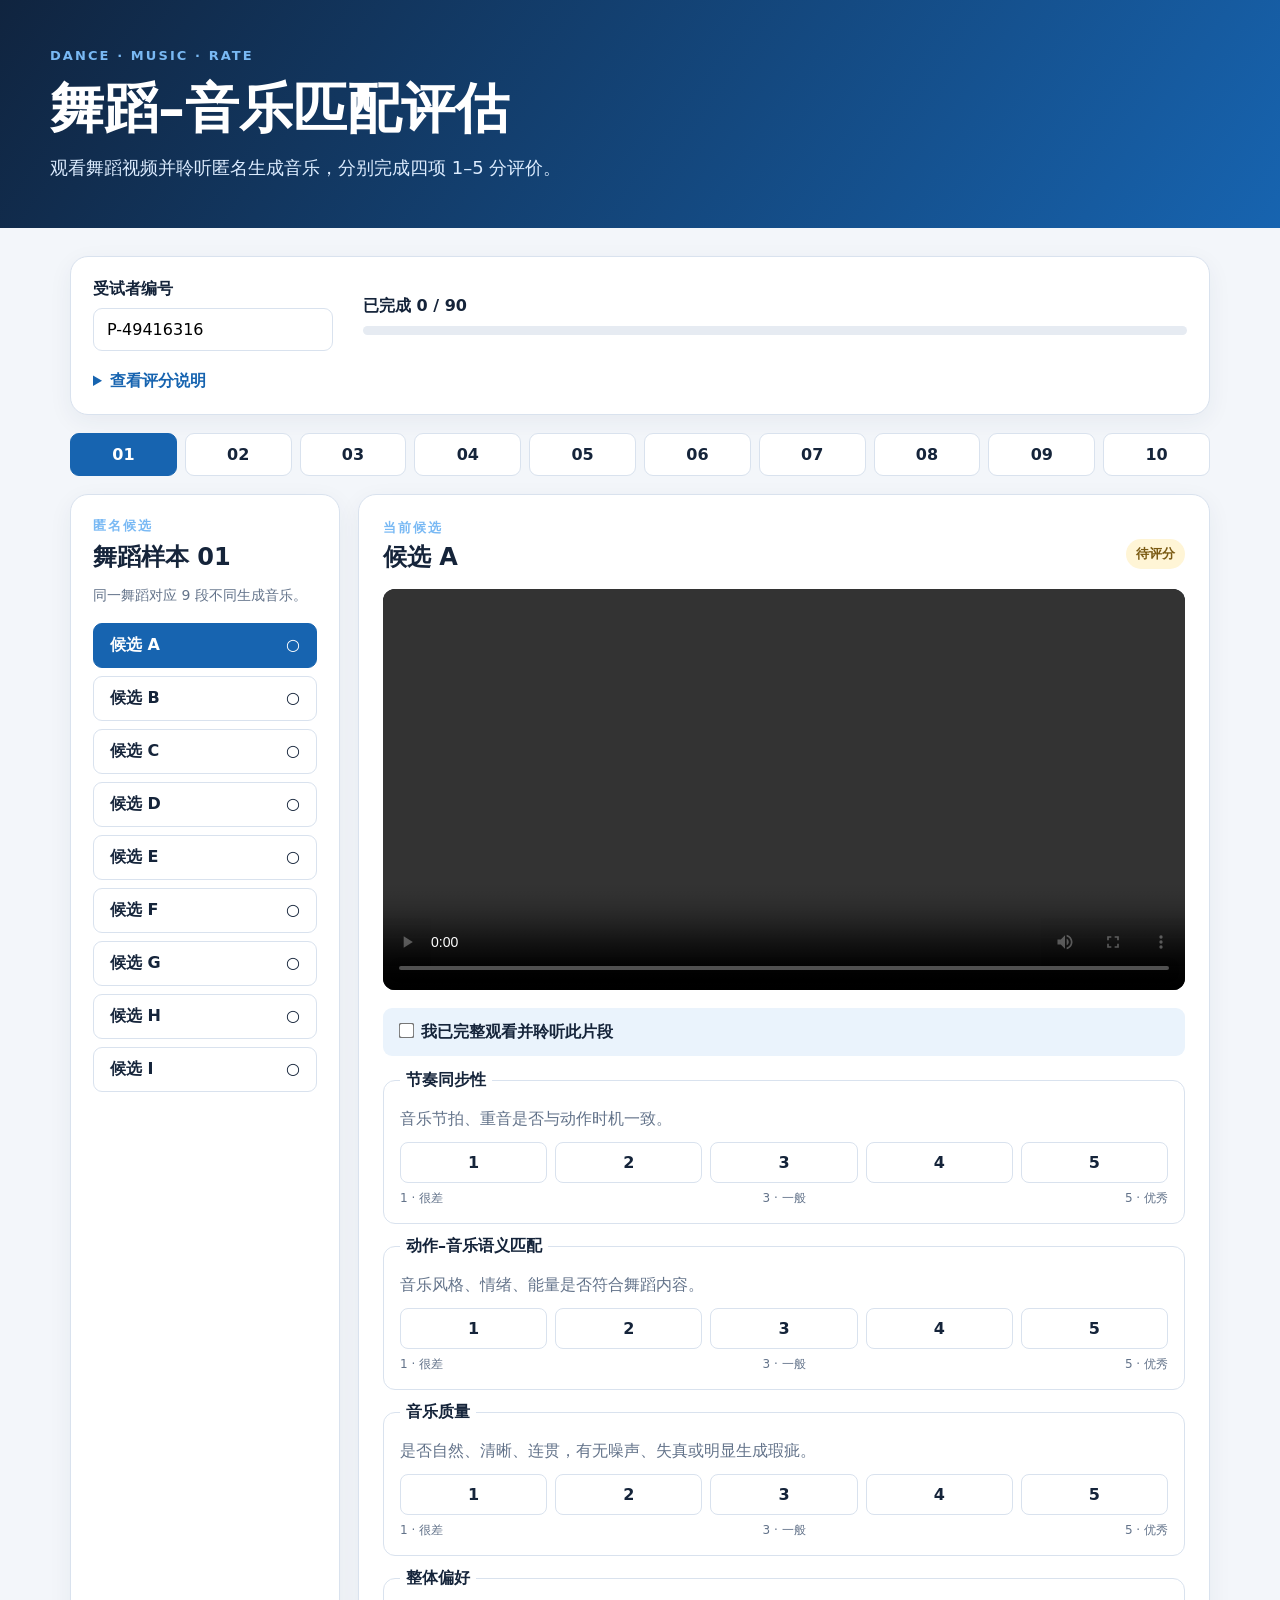
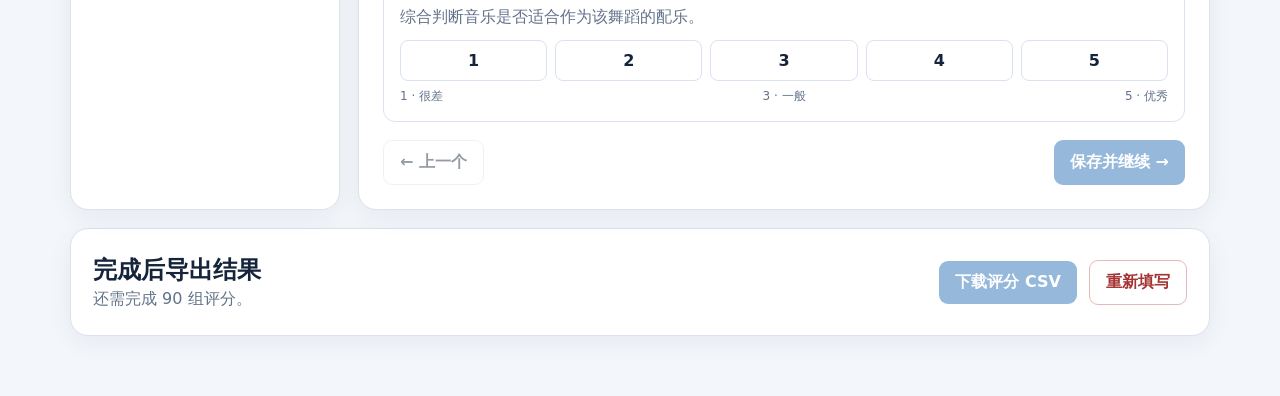
<file: study.html>
<!doctype html>
<html lang="zh-CN">
<head>
  <meta charset="utf-8">
  <meta name="viewport" content="width=device-width, initial-scale=1">
  <title>舞蹈–音乐匹配主观评估</title>
  <link rel="stylesheet" href="styles.css">
</head>
<body>
  <header>
    <div class="brand">DANCE · MUSIC · RATE</div>
    <h1>舞蹈–音乐匹配评估</h1>
    <p>观看舞蹈视频并聆听匿名生成音乐，分别完成四项 1–5 分评价。</p>
  </header>

  <main>
    <section class="intro card">
      <div>
        <label for="participant">受试者编号</label>
        <input id="participant" autocomplete="off">
      </div>
      <div class="progress-copy">
        <strong id="progressText">已完成 0 / 90</strong>
        <div class="progress"><span id="progressBar"></span></div>
      </div>
      <details>
        <summary>查看评分说明</summary>
        <p>请使用耳机，在安静环境下完整观看每段视频。方法顺序已随机化，候选字母不代表固定方法。</p>
        <p><b>1</b> 很差/明显不匹配　<b>3</b> 一般/部分匹配　<b>5</b> 优秀/高度匹配。</p>
      </details>
    </section>

    <nav id="sampleNav" class="sample-nav" aria-label="选择舞蹈样本"></nav>
    <section class="workspace">
      <aside class="candidate-panel card">
        <div class="eyebrow">匿名候选</div>
        <h2 id="sampleTitle">舞蹈样本 01</h2>
        <p>同一舞蹈对应 9 段不同生成音乐。</p>
        <div id="candidateNav" class="candidate-nav"></div>
      </aside>

      <article class="rating-panel card">
        <div class="candidate-heading">
          <div>
            <div class="eyebrow">当前候选</div>
            <h2 id="candidateTitle">候选 A</h2>
          </div>
          <span id="candidateStatus" class="status">待评分</span>
        </div>
        <video id="video" controls playsinline preload="metadata"></video>
        <label class="watched">
          <input id="watched" type="checkbox">我已完整观看并聆听此片段
        </label>
        <div id="dimensions" class="dimensions"></div>
        <div class="actions">
          <button id="previous" class="secondary">← 上一个</button>
          <button id="next">保存并继续 →</button>
        </div>
      </article>
    </section>

    <section class="finish card">
      <div>
        <h2>完成后导出结果</h2>
        <p id="finishText">还需完成 90 组评分。</p>
      </div>
      <button id="download" disabled>下载评分 CSV</button>
      <button id="reset" class="danger">重新填写</button>
    </section>
  </main>

  <template id="dimensionTemplate">
    <fieldset>
      <legend></legend>
      <p class="description"></p>
      <div class="scale"></div>
      <div class="anchors"><span>1 · 很差</span><span>3 · 一般</span><span>5 · 优秀</span></div>
    </fieldset>
  </template>
  <script src="config.js"></script>
  <script src="app.js"></script>
</body>
</html>
</file>
<file: styles.css>
:root {
  --ink: #15243a;
  --muted: #63738a;
  --line: #d9e2ee;
  --blue: #1764b0;
  --blue-soft: #eaf3fc;
  --paper: #ffffff;
  --canvas: #f3f6fa;
  --green: #19734a;
  font-family: Inter, "Noto Sans SC", system-ui, sans-serif;
  color: var(--ink);
  background: var(--canvas);
}

* { box-sizing: border-box; }
body { margin: 0; }
header {
  padding: 48px max(24px, calc((100vw - 1180px) / 2));
  color: white;
  background: linear-gradient(125deg, #10243f, #1764b0);
}
header h1 { margin: 10px 0; font-size: clamp(32px, 5vw, 54px); }
header p { margin: 0; color: #dcecff; font-size: 18px; }
.brand, .eyebrow {
  color: #79b9f4;
  font-size: 13px;
  font-weight: 800;
  letter-spacing: .16em;
}
main { max-width: 1180px; margin: 28px auto 60px; padding: 0 20px; }
.card {
  border: 1px solid var(--line);
  border-radius: 18px;
  background: var(--paper);
  box-shadow: 0 7px 24px rgba(32, 57, 85, .06);
}
.intro {
  display: grid;
  grid-template-columns: 240px 1fr;
  gap: 20px 30px;
  padding: 22px;
}
.intro details { grid-column: 1 / -1; color: var(--muted); }
details summary { color: var(--blue); font-weight: 700; cursor: pointer; }
label { display: block; font-weight: 700; }
input[type="text"], input:not([type]) {
  width: 100%;
  margin-top: 8px;
  padding: 11px 13px;
  border: 1px solid var(--line);
  border-radius: 9px;
  font: inherit;
}
.progress-copy { align-self: center; }
.progress {
  height: 9px;
  margin-top: 9px;
  overflow: hidden;
  border-radius: 10px;
  background: #e6ebf2;
}
.progress span { display: block; width: 0; height: 100%; background: var(--blue); }
.sample-nav {
  display: grid;
  grid-template-columns: repeat(10, 1fr);
  gap: 8px;
  margin: 18px 0;
}
button {
  padding: 11px 16px;
  border: 0;
  border-radius: 9px;
  color: white;
  background: var(--blue);
  font: inherit;
  font-weight: 750;
  cursor: pointer;
}
button:disabled { cursor: not-allowed; opacity: .45; }
.sample-nav button, .candidate-nav button {
  color: var(--ink);
  border: 1px solid var(--line);
  background: white;
}
.sample-nav button.active, .candidate-nav button.active {
  color: white;
  border-color: var(--blue);
  background: var(--blue);
}
.sample-nav button.done:not(.active), .candidate-nav button.done:not(.active) {
  color: var(--green);
  border-color: #8bc9ad;
  background: #eef9f3;
}
.workspace { display: grid; grid-template-columns: 270px 1fr; gap: 18px; }
.candidate-panel { padding: 22px; }
.candidate-panel h2 { margin: 6px 0; }
.candidate-panel p { color: var(--muted); font-size: 14px; }
.candidate-nav { display: grid; gap: 8px; margin-top: 18px; }
.candidate-nav button { display: flex; justify-content: space-between; }
.rating-panel { padding: 24px; }
.candidate-heading { display: flex; align-items: center; justify-content: space-between; }
.candidate-heading h2 { margin: 4px 0 16px; }
.status {
  padding: 6px 10px;
  border-radius: 20px;
  color: #7b5b14;
  background: #fff5d6;
  font-size: 13px;
  font-weight: 700;
}
.status.done { color: var(--green); background: #e9f8f0; }
video {
  width: 100%;
  max-height: 530px;
  border-radius: 12px;
  background: #0a1018;
}
.watched {
  margin: 14px 0;
  padding: 13px;
  border-radius: 9px;
  background: var(--blue-soft);
}
.watched input { margin-right: 8px; transform: scale(1.2); }
fieldset {
  margin: 12px 0;
  padding: 16px;
  border: 1px solid var(--line);
  border-radius: 12px;
}
legend { padding: 0 6px; font-weight: 800; }
.description { margin: 2px 0 12px; color: var(--muted); }
.scale { display: grid; grid-template-columns: repeat(5, 1fr); gap: 8px; }
.scale label {
  padding: 10px;
  text-align: center;
  border: 1px solid var(--line);
  border-radius: 8px;
  cursor: pointer;
}
.scale label:has(input:checked) { color: white; border-color: var(--blue); background: var(--blue); }
.scale input { position: absolute; opacity: 0; }
.anchors { display: flex; justify-content: space-between; margin-top: 7px; color: var(--muted); font-size: 12px; }
.actions { display: flex; justify-content: space-between; margin-top: 18px; }
.secondary { color: var(--ink); border: 1px solid var(--line); background: white; }
.finish {
  display: flex;
  align-items: center;
  gap: 12px;
  margin-top: 18px;
  padding: 22px;
}
.finish div { flex: 1; }
.finish h2, .finish p { margin: 3px 0; }
.finish p { color: var(--muted); }
.danger { color: #a53333; border: 1px solid #e4baba; background: white; }
@media (max-width: 760px) {
  .intro, .workspace { grid-template-columns: 1fr; }
  .sample-nav { grid-template-columns: repeat(5, 1fr); }
  .candidate-nav { grid-template-columns: repeat(3, 1fr); }
  .finish { align-items: stretch; flex-direction: column; }
}
</file>
